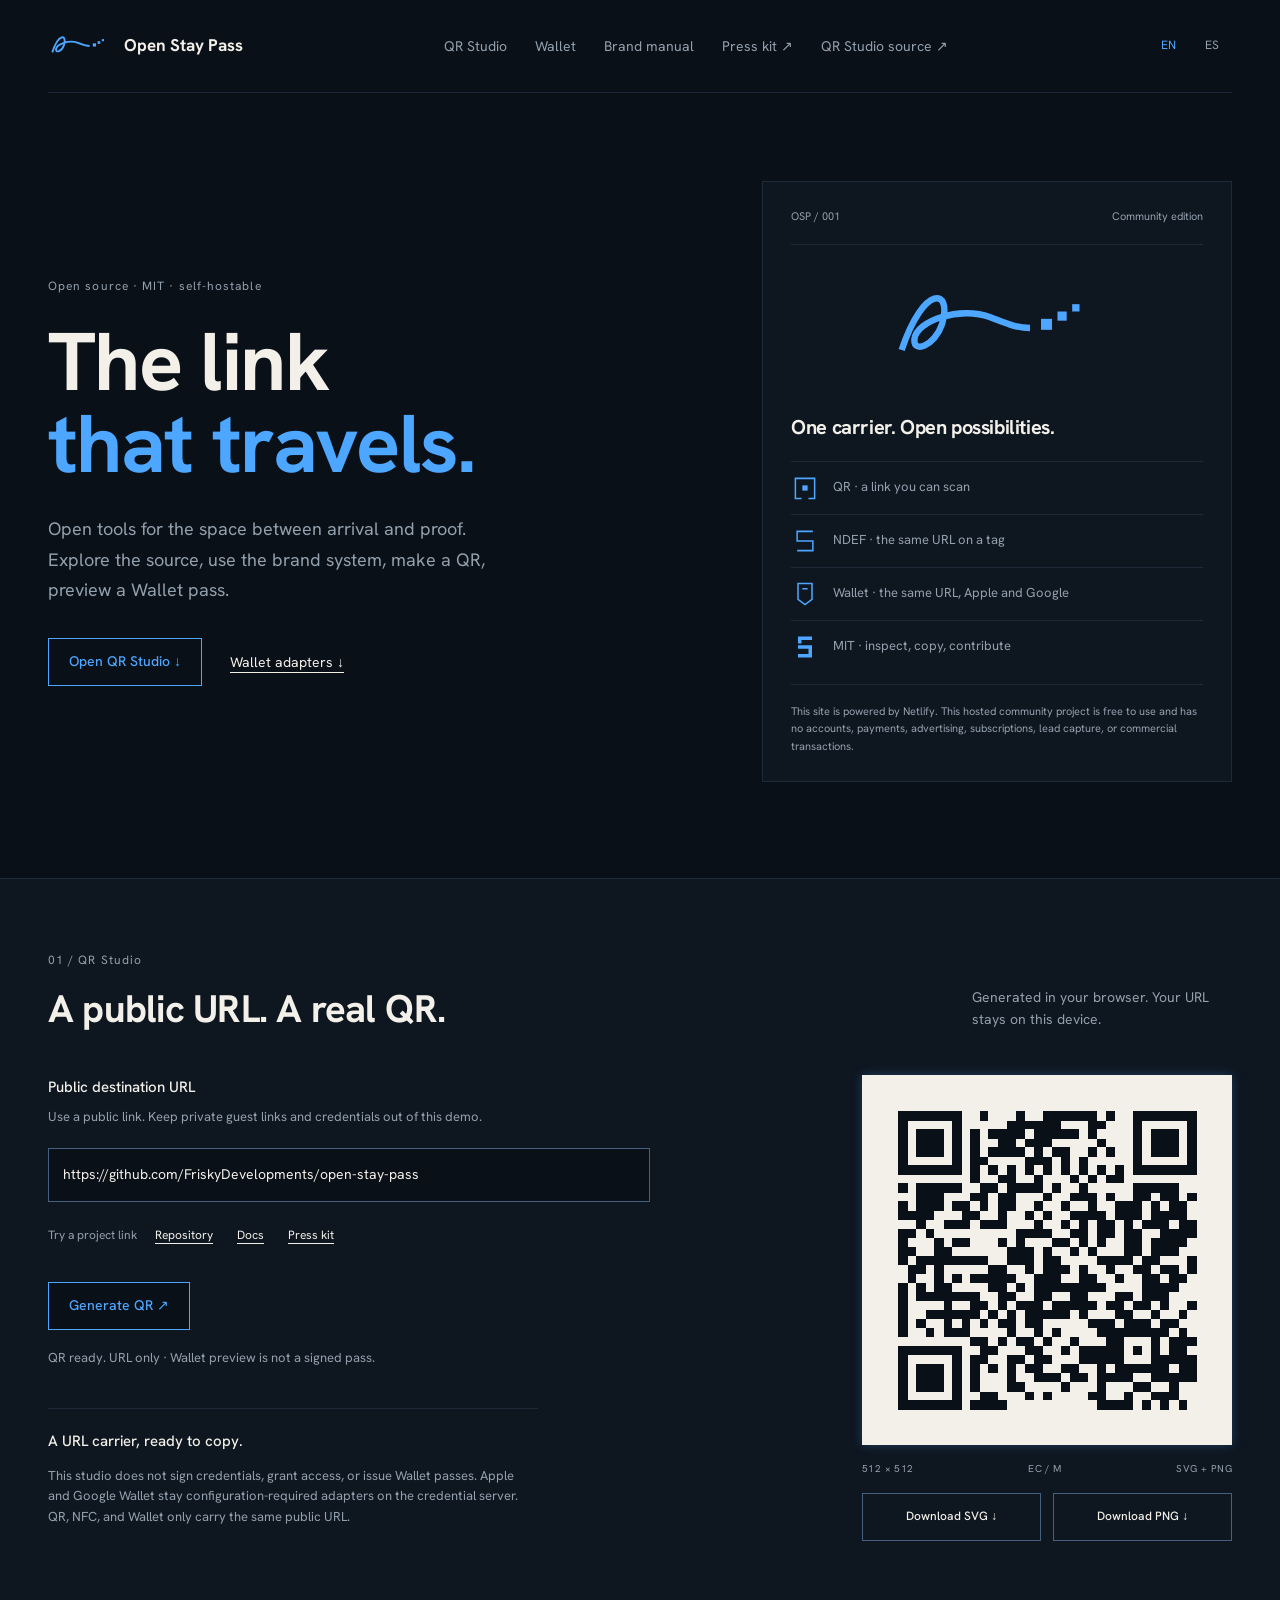
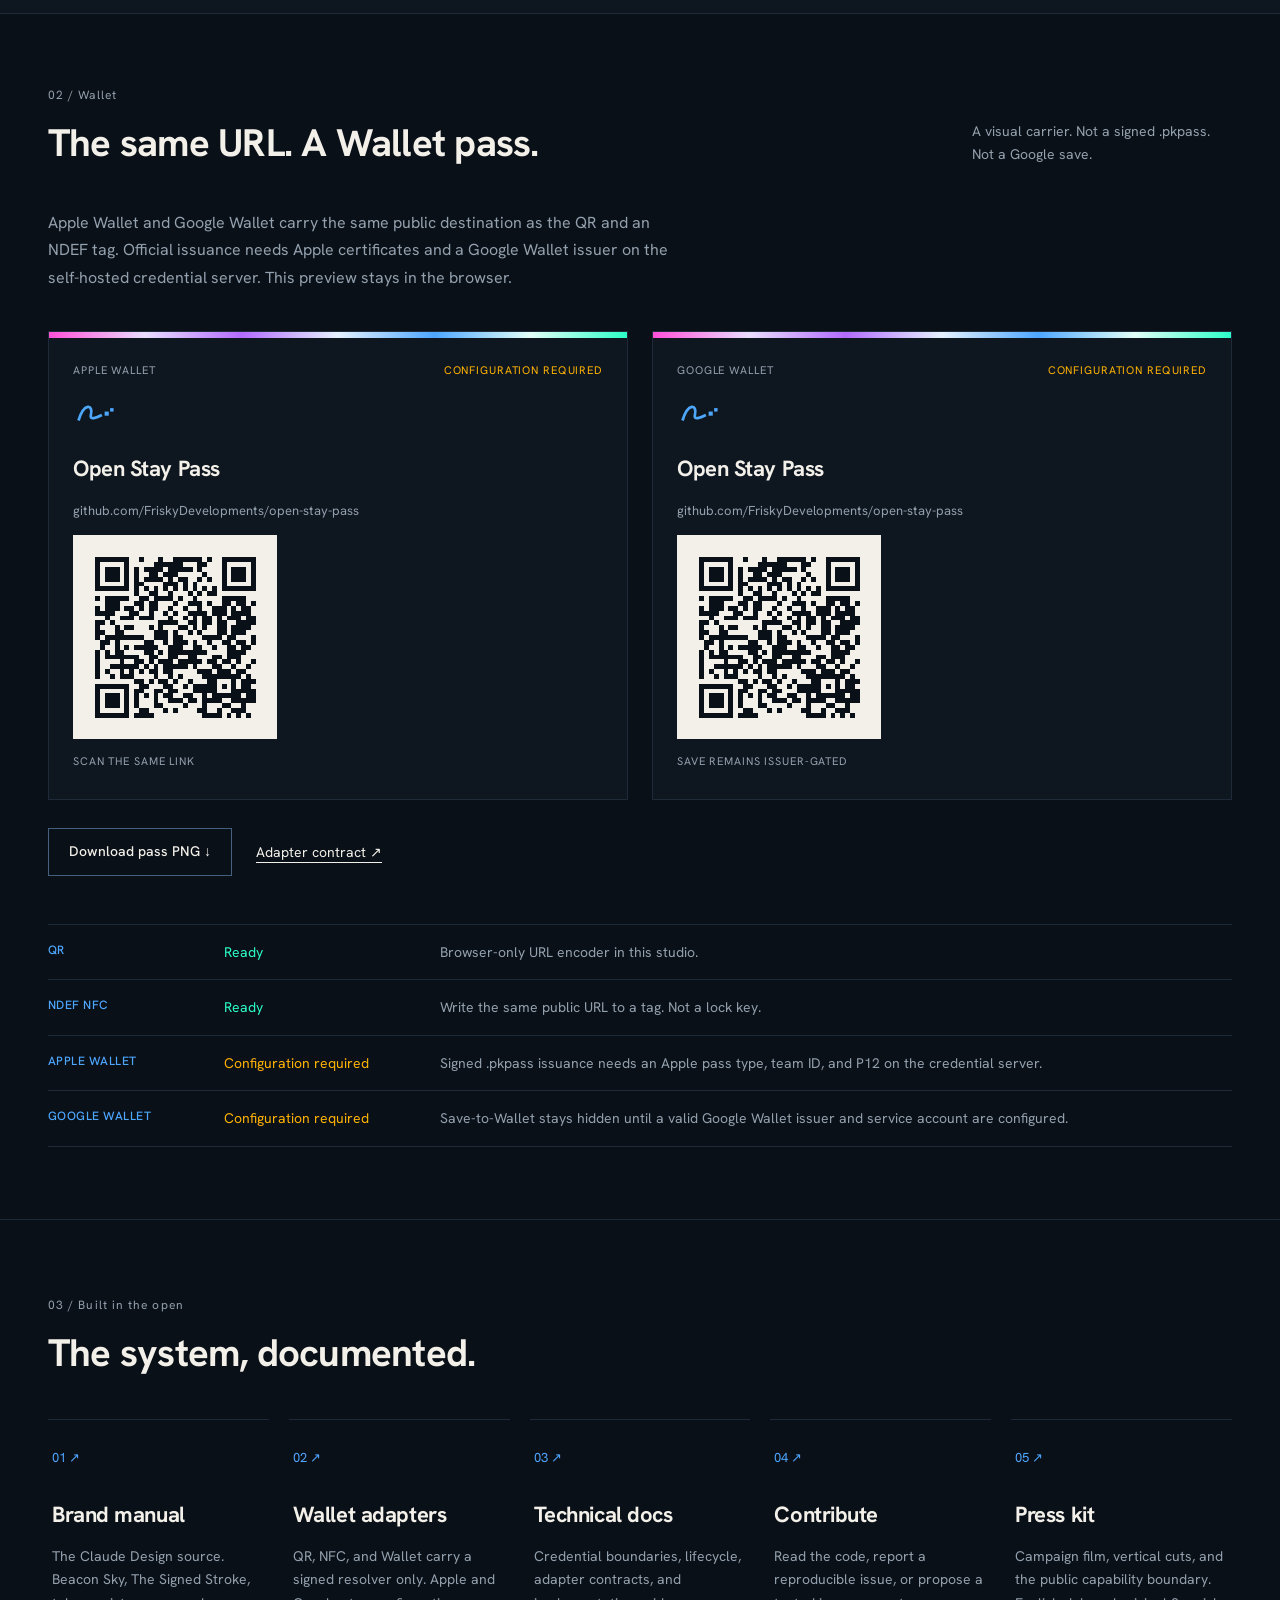
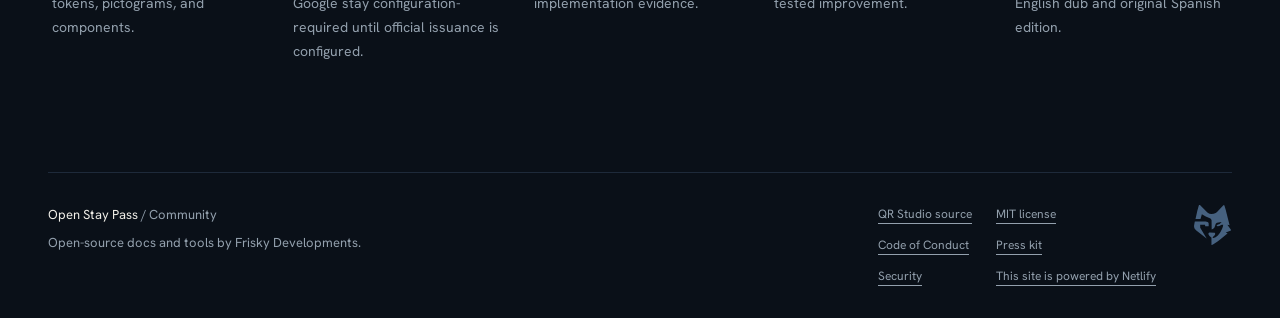
<file: index.html>
<!doctype html>
<html lang="en">
<head>
  <meta charset="utf-8">
  <meta name="viewport" content="width=device-width, initial-scale=1">
  <meta name="description" content="Open Stay Pass community documentation, brand manual, and a free browser-only QR Studio with Wallet pass preview. MIT licensed.">
  <meta name="theme-color" content="#0A1018">
  <title>Open Stay Pass — Community & QR Studio</title>
  <link rel="icon" type="image/svg+xml" href="/assets/mark-signed-stroke-compact.svg">
  <link rel="stylesheet" href="/brand.css">
  <link rel="stylesheet" href="/styles.css">
  <script type="module" src="/app.js"></script>
</head>
<body>
  <a class="skip" href="#studio">Skip to QR Studio</a>
  <header class="site-header wrap">
    <a class="wordmark" href="/" aria-label="Open Stay Pass home"><img src="/assets/mark-signed-stroke.svg" width="90" height="48" alt=""><span>Open Stay Pass</span></a>
    <nav aria-label="Main navigation">
      <a href="#studio">QR Studio</a>
      <a href="#wallet" data-en="Wallet" data-es="Wallet">Wallet</a>
      <a href="/design-system/" data-en="Brand manual" data-es="Manual de marca">Brand manual</a>
      <a href="https://staypass-pmz7aqns.manus.space/press-kit" data-en="Press kit" data-es="Kit de prensa">Press kit <span aria-hidden="true">↗</span></a>
      <a href="https://github.com/FriskyDevelopments/stay-pass-qr-studio" data-en="QR Studio source" data-es="Código de QR Studio">QR Studio source <span aria-hidden="true">↗</span></a>
    </nav>
    <div class="languages" aria-label="Language"><button type="button" data-language="en" aria-pressed="true">EN</button><button type="button" data-language="es" aria-pressed="false">ES</button></div>
  </header>
  <main>
    <section class="hero wrap">
      <div class="hero-copy">
        <p class="eyebrow" data-en="Open source · MIT · self-hostable" data-es="Código abierto · MIT · autoalojable">Open source · MIT · self-hostable</p>
        <h1><span data-en="The link" data-es="El enlace">The link</span><br><span class="beacon" data-en="that travels." data-es="que viaja.">that travels.</span></h1>
        <p class="intro" data-en="Open tools for the space between arrival and proof. Explore the source, use the brand system, make a QR, preview a Wallet pass." data-es="Herramientas abiertas entre la llegada y la evidencia. Explora el código, usa el sistema de marca, crea un QR, previsualiza un pase de Wallet.">Open tools for the space between arrival and proof. Explore the source, use the brand system, make a QR, preview a Wallet pass.</p>
        <div class="hero-actions"><a class="button primary" href="#studio" data-en="Open QR Studio ↓" data-es="Abrir QR Studio ↓">Open QR Studio ↓</a><a class="text-link" href="#wallet" data-en="Wallet adapters ↓" data-es="Adaptadores Wallet ↓">Wallet adapters ↓</a></div>
      </div>
      <aside class="hero-record" aria-label="Project principles">
        <div class="record-top"><span>OSP / 001</span><span data-en="Community edition" data-es="Edición comunitaria">Community edition</span></div>
        <img class="signature" src="/assets/mark-signed-stroke.svg" width="240" height="128" alt="The Signed Stroke, Open Stay Pass mark">
        <p class="record-title" data-en="One carrier. Open possibilities." data-es="Un soporte. Posibilidades abiertas.">One carrier. Open possibilities.</p>
        <div class="record-row"><img src="/assets/picto-scan.svg" width="28" height="28" alt=""><span data-en="QR · a link you can scan" data-es="QR · un enlace escaneable">QR · a link you can scan</span></div>
        <div class="record-row"><img src="/assets/picto-route.svg" width="28" height="28" alt=""><span data-en="NDEF · the same URL on a tag" data-es="NDEF · la misma URL en una etiqueta">NDEF · the same URL on a tag</span></div>
        <div class="record-row"><img src="/assets/picto-pass.svg" width="28" height="28" alt=""><span data-en="Wallet · the same URL, Apple and Google" data-es="Wallet · la misma URL, Apple y Google">Wallet · the same URL, Apple and Google</span></div>
        <div class="record-row"><img src="/assets/picto-selfhost.svg" width="28" height="28" alt=""><span data-en="MIT · inspect, copy, contribute" data-es="MIT · revisa, copia, contribuye">MIT · inspect, copy, contribute</span></div>
        <p class="record-foot" data-en="This site is powered by Netlify. This hosted community project is free to use and has no accounts, payments, advertising, subscriptions, lead capture, or commercial transactions." data-es="Este sitio funciona con Netlify. Este proyecto comunitario alojado es gratuito y no tiene cuentas, pagos, publicidad, suscripciones, captación de clientes ni transacciones comerciales.">This site is powered by Netlify. This hosted community project is free to use and has no accounts, payments, advertising, subscriptions, lead capture, or commercial transactions.</p>
      </aside>
    </section>
    <section class="studio-section" id="studio" aria-labelledby="studio-title">
      <div class="wrap">
        <div class="section-heading"><div><p class="eyebrow">01 / QR Studio</p><h2 id="studio-title" data-en="A public URL. A real QR." data-es="Una URL pública. Un QR real.">A public URL. A real QR.</h2></div><p data-en="Generated in your browser. Your URL stays on this device." data-es="Generado en tu navegador. Tu URL permanece en este dispositivo.">Generated in your browser. Your URL stays on this device.</p></div>
        <div class="studio-grid">
          <form id="qr-form" novalidate>
            <label for="destination" data-en="Public destination URL" data-es="URL pública de destino">Public destination URL</label>
            <p class="field-help" id="url-help" data-en="Use a public link. Keep private guest links and credentials out of this demo." data-es="Usa un enlace público. Mantén los enlaces privados y las credenciales fuera de este demo.">Use a public link. Keep private guest links and credentials out of this demo.</p>
            <input id="destination" name="destination" type="url" value="https://github.com/FriskyDevelopments/open-stay-pass" maxlength="2048" spellcheck="false" autocomplete="off" autocapitalize="off" aria-describedby="url-help qr-status" required>
            <div class="presets"><span data-en="Try a project link" data-es="Prueba un enlace del proyecto">Try a project link</span><button type="button" data-url="https://github.com/FriskyDevelopments/open-stay-pass" data-en="Repository" data-es="Repositorio">Repository</button><button type="button" data-url="https://github.com/FriskyDevelopments/open-stay-pass/tree/main/docs">Docs</button><button type="button" data-url="https://staypass-pmz7aqns.manus.space/press-kit" data-en="Press kit" data-es="Kit de prensa">Press kit</button></div>
            <button class="button primary" type="submit" data-en="Generate QR ↗" data-es="Generar QR ↗">Generate QR ↗</button>
            <p id="qr-status" role="status" aria-live="polite"></p>
            <div class="scope-note"><p data-en="A URL carrier, ready to copy." data-es="Un soporte para tu URL, listo para copiar.">A URL carrier, ready to copy.</p><p data-en="This studio does not sign credentials, grant access, or issue Wallet passes. Apple and Google Wallet stay configuration-required adapters on the credential server. QR, NFC, and Wallet only carry the same public URL." data-es="Este estudio no firma credenciales, concede acceso ni emite pases de Wallet. Apple Wallet y Google Wallet siguen como adaptadores que requieren configuración en el servidor. QR, NFC y Wallet solo llevan la misma URL pública.">This studio does not sign credentials, grant access, or issue Wallet passes. Apple and Google Wallet stay configuration-required adapters on the credential server. QR, NFC, and Wallet only carry the same public URL.</p></div>
          </form>
          <div class="qr-result"><div class="qr-sheet"><canvas id="qr-canvas" width="512" height="512" role="img" aria-label="Generated QR code for the public destination URL" hidden></canvas></div><div class="qr-meta"><span>512 × 512</span><span>EC / M</span><span>SVG + PNG</span></div><div class="downloads"><a class="button" id="download-svg" download="open-stay-pass-qr.svg" aria-disabled="true" tabindex="-1" data-en="Download SVG ↓" data-es="Descargar SVG ↓">Download SVG ↓</a><a class="button" id="download-png" download="open-stay-pass-qr.png" aria-disabled="true" tabindex="-1" data-en="Download PNG ↓" data-es="Descargar PNG ↓">Download PNG ↓</a></div></div>
        </div>
      </div>
    </section>
    <section class="wallet-section" id="wallet" aria-labelledby="wallet-title">
      <div class="wrap">
        <div class="section-heading"><div><p class="eyebrow">02 / Wallet</p><h2 id="wallet-title" data-en="The same URL. A Wallet pass." data-es="La misma URL. Un pase de Wallet.">The same URL. A Wallet pass.</h2></div><p data-en="A visual carrier. Not a signed .pkpass. Not a Google save." data-es="Un soporte visual. No es un .pkpass firmado. No se guarda en Google.">A visual carrier. Not a signed .pkpass. Not a Google save.</p></div>
        <p class="wallet-lead" data-en="Apple Wallet and Google Wallet carry the same public destination as the QR and an NDEF tag. Official issuance needs Apple certificates and a Google Wallet issuer on the self-hosted credential server. This preview stays in the browser." data-es="Apple Wallet y Google Wallet llevan el mismo destino público que el QR y una etiqueta NDEF. La emisión oficial necesita certificados de Apple y un emisor de Google Wallet en el servidor autoalojado. Esta vista previa permanece en el navegador.">Apple Wallet and Google Wallet carry the same public destination as the QR and an NDEF tag. Official issuance needs Apple certificates and a Google Wallet issuer on the self-hosted credential server. This preview stays in the browser.</p>
        <div class="wallet-grid">
          <article class="pass-card" aria-labelledby="apple-pass-title">
            <div class="pass-holo" aria-hidden="true"></div>
            <div class="pass-body">
              <div class="pass-platform"><span>Apple Wallet</span><span class="pass-state" data-en="Configuration required" data-es="Requiere configuración">Configuration required</span></div>
              <img class="pass-mark" src="/assets/mark-signed-stroke-compact.svg" width="44" height="44" alt="">
              <h3 id="apple-pass-title">Open Stay Pass</h3>
              <p class="pass-host" data-pass-host>github.com/FriskyDevelopments/open-stay-pass</p>
              <div class="pass-qr"><canvas id="apple-pass-qr" width="180" height="180" role="img" aria-label="Apple Wallet preview QR for the same public URL" hidden></canvas></div>
              <p class="pass-foot" data-en="Scan the same link" data-es="Escanea el mismo enlace">Scan the same link</p>
            </div>
          </article>
          <article class="pass-card" aria-labelledby="google-pass-title">
            <div class="pass-holo" aria-hidden="true"></div>
            <div class="pass-body">
              <div class="pass-platform"><span>Google Wallet</span><span class="pass-state" data-en="Configuration required" data-es="Requiere configuración">Configuration required</span></div>
              <img class="pass-mark" src="/assets/mark-signed-stroke-compact.svg" width="44" height="44" alt="">
              <h3 id="google-pass-title">Open Stay Pass</h3>
              <p class="pass-host" data-pass-host>github.com/FriskyDevelopments/open-stay-pass</p>
              <div class="pass-qr"><canvas id="google-pass-qr" width="180" height="180" role="img" aria-label="Google Wallet preview QR for the same public URL" hidden></canvas></div>
              <p class="pass-foot" data-en="Save remains issuer-gated" data-es="Guardar sigue sujeto al emisor">Save remains issuer-gated</p>
            </div>
          </article>
        </div>
        <div class="wallet-actions"><a class="button" id="download-pass" download="open-stay-pass-wallet.png" aria-disabled="true" tabindex="-1" data-en="Download pass PNG ↓" data-es="Descargar PNG del pase ↓">Download pass PNG ↓</a><a class="text-link" href="https://github.com/FriskyDevelopments/open-stay-pass/blob/main/open-stay-pass/src/wallet.ts" data-en="Adapter contract ↗" data-es="Contrato del adaptador ↗">Adapter contract ↗</a></div>
        <div class="capability" aria-label="Adapter capability">
          <div class="capability-row"><b data-en="QR" data-es="QR">QR</b><span class="capability-ready" data-en="Ready" data-es="Listo">Ready</span><span data-en="Browser-only URL encoder in this studio." data-es="Codificador de URL solo en el navegador, en este estudio.">Browser-only URL encoder in this studio.</span></div>
          <div class="capability-row"><b data-en="NDEF NFC" data-es="NDEF NFC">NDEF NFC</b><span class="capability-ready" data-en="Ready" data-es="Listo">Ready</span><span data-en="Write the same public URL to a tag. Not a lock key." data-es="Escribe la misma URL pública en una etiqueta. No es una llave.">Write the same public URL to a tag. Not a lock key.</span></div>
          <div class="capability-row"><b data-en="Apple Wallet" data-es="Apple Wallet">Apple Wallet</b><span class="capability-gated" data-en="Configuration required" data-es="Requiere configuración">Configuration required</span><span data-en="Signed .pkpass issuance needs an Apple pass type, team ID, and P12 on the credential server." data-es="La emisión de .pkpass firmado necesita un tipo de pase Apple, team ID y P12 en el servidor de credenciales.">Signed .pkpass issuance needs an Apple pass type, team ID, and P12 on the credential server.</span></div>
          <div class="capability-row"><b data-en="Google Wallet" data-es="Google Wallet">Google Wallet</b><span class="capability-gated" data-en="Configuration required" data-es="Requiere configuración">Configuration required</span><span data-en="Save-to-Wallet stays hidden until a valid Google Wallet issuer and service account are configured." data-es="Guardar en Wallet permanece oculto hasta configurar un emisor y una cuenta de servicio válidos de Google Wallet.">Save-to-Wallet stays hidden until a valid Google Wallet issuer and service account are configured.</span></div>
        </div>
        <canvas id="pass-sheet" width="720" height="1120" hidden></canvas>
      </div>
    </section>
    <section class="resources wrap" id="docs" aria-labelledby="resources-title">
      <div class="section-heading"><div><p class="eyebrow" data-en="03 / Built in the open" data-es="03 / Construido en abierto">03 / Built in the open</p><h2 id="resources-title" data-en="The system, documented." data-es="El sistema, documentado.">The system, documented.</h2></div></div>
      <div class="resource-grid">
        <a class="resource" href="/design-system/"><span class="resource-number">01 ↗</span><h3 data-en="Brand manual" data-es="Manual de marca">Brand manual</h3><p data-en="The Claude Design source. Beacon Sky, The Signed Stroke, tokens, pictograms, and components." data-es="La fuente de Claude Design. Beacon Sky, The Signed Stroke, tokens, pictogramas y componentes.">The Claude Design source. Beacon Sky, The Signed Stroke, tokens, pictograms, and components.</p></a>
        <a class="resource" href="https://github.com/FriskyDevelopments/open-stay-pass/blob/main/open-stay-pass/src/wallet.ts"><span class="resource-number">02 ↗</span><h3 data-en="Wallet adapters" data-es="Adaptadores Wallet">Wallet adapters</h3><p data-en="QR, NFC, and Wallet carry a signed resolver only. Apple and Google stay configuration-required until official issuance is configured." data-es="QR, NFC y Wallet solo llevan un resolver firmado. Apple y Google siguen requiriendo configuración hasta la emisión oficial.">QR, NFC, and Wallet carry a signed resolver only. Apple and Google stay configuration-required until official issuance is configured.</p></a>
        <a class="resource" href="https://github.com/FriskyDevelopments/open-stay-pass/tree/main/docs"><span class="resource-number">03 ↗</span><h3 data-en="Technical docs" data-es="Documentación técnica">Technical docs</h3><p data-en="Credential boundaries, lifecycle, adapter contracts, and implementation evidence." data-es="Límites de credenciales, ciclo de vida, contratos de adaptadores y evidencia de implementación.">Credential boundaries, lifecycle, adapter contracts, and implementation evidence.</p></a>
        <a class="resource" href="https://github.com/FriskyDevelopments/open-stay-pass/blob/main/CONTRIBUTING.md"><span class="resource-number">04 ↗</span><h3 data-en="Contribute" data-es="Contribuir">Contribute</h3><p data-en="Read the code, report a reproducible issue, or propose a tested improvement." data-es="Lee el código, reporta un problema reproducible o propone una mejora probada.">Read the code, report a reproducible issue, or propose a tested improvement.</p></a>
        <a class="resource" href="https://staypass-pmz7aqns.manus.space/press-kit"><span class="resource-number">05 ↗</span><h3 data-en="Press kit" data-es="Kit de prensa">Press kit</h3><p data-en="Campaign film, vertical cuts, and the public capability boundary. English dub and original Spanish edition." data-es="Película de campaña, cortes verticales y el límite público de capacidad. Doblaje en inglés y versión original en español.">Campaign film, vertical cuts, and the public capability boundary. English dub and original Spanish edition.</p></a>
      </div>
    </section>
  </main>
  <footer class="site-footer wrap">
    <div><p>Open Stay Pass <span class="muted">/ Community</span></p><p class="muted" data-en="Open-source docs and tools by Frisky Developments." data-es="Documentación y herramientas abiertas de Frisky Developments.">Open-source docs and tools by Frisky Developments.</p></div>
    <div class="footer-links"><a href="https://github.com/FriskyDevelopments/stay-pass-qr-studio" data-en="QR Studio source" data-es="Código de QR Studio">QR Studio source</a><a href="/license.html" data-en="MIT license" data-es="Licencia MIT">MIT license</a><a href="/conduct.html" data-en="Code of Conduct" data-es="Código de conducta">Code of Conduct</a><a href="https://staypass-pmz7aqns.manus.space/press-kit" data-en="Press kit" data-es="Kit de prensa">Press kit</a><a href="https://github.com/FriskyDevelopments/open-stay-pass/security/policy" data-en="Security" data-es="Seguridad">Security</a><a href="https://www.netlify.com/">This site is powered by Netlify</a></div>
    <span class="studio-signature" role="img" aria-label="FriskyDev studio signature"></span>
  </footer>
  <noscript><p class="wrap">QR Studio requires JavaScript. The brand manual, documentation, license, and Code of Conduct remain available through their links.</p></noscript>
</body>
</html>
</file>
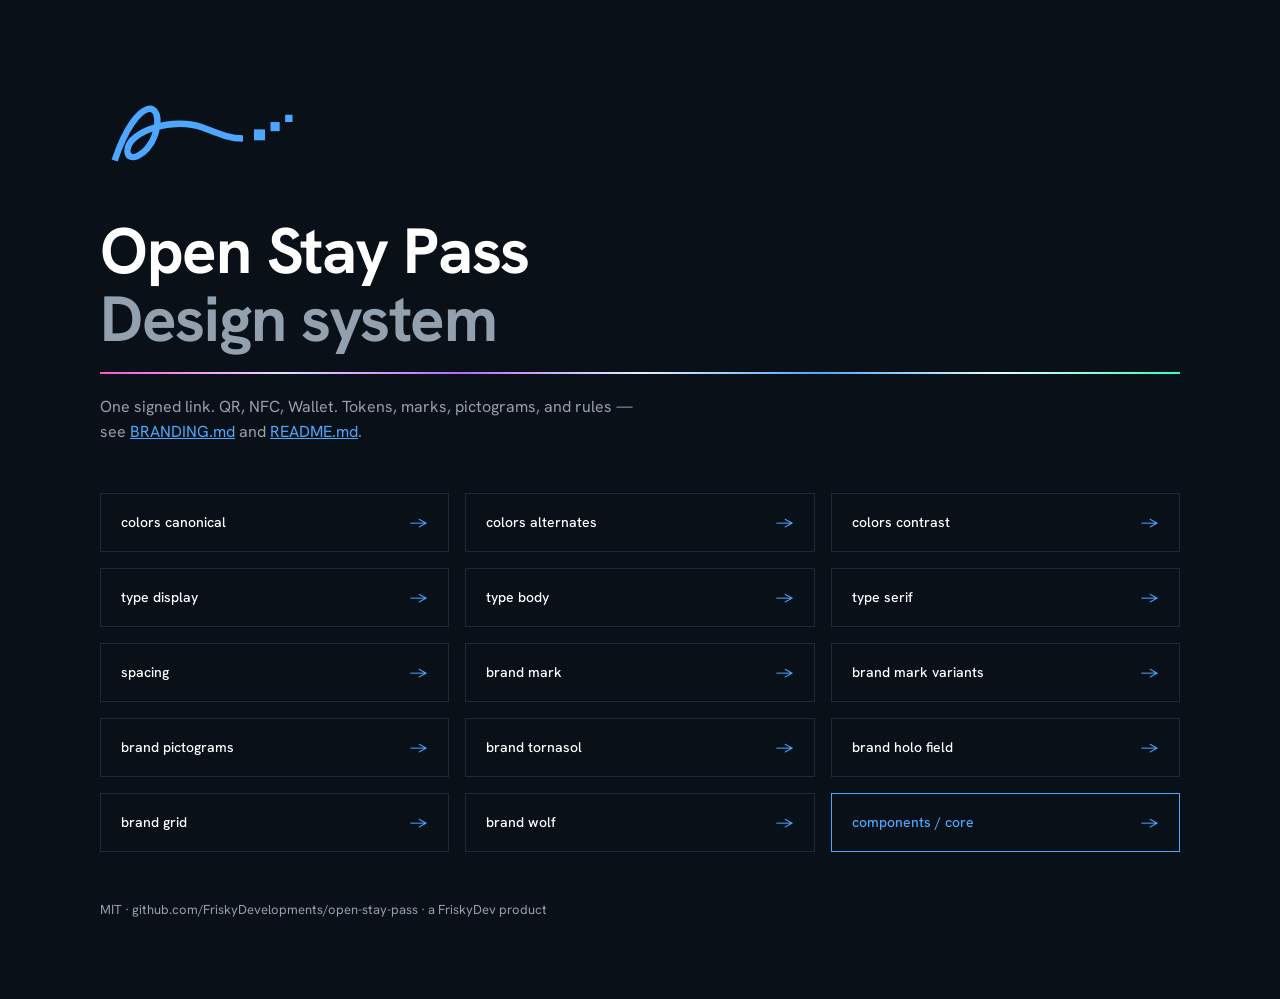
<file: design-system/index.html>
<!DOCTYPE html>
<html lang="en"><head><meta charset="utf-8"><meta name="viewport" content="width=device-width, initial-scale=1">
<title>Open Stay Pass — Design System</title>
<link rel="stylesheet" href="styles.css">
<style>body{margin:0;background:var(--osp-ink);color:var(--osp-text);font-family:var(--osp-font-sans)}a{color:var(--osp-beacon)}a:hover{color:var(--osp-paper)}</style>
</head><body>
<div style="max-width:1080px;margin:0 auto;padding:80px 40px;display:flex;flex-direction:column;gap:48px">
  <header style="display:flex;flex-direction:column;gap:20px">
    <img src="assets/mark-signed-stroke.svg" style="width:220px" alt="Open Stay Pass mark">
    <h1 style="margin:0;font:var(--osp-text-display);letter-spacing:var(--osp-tracking-headline)">Open Stay Pass<br><span style="color:var(--osp-trace)">Design system</span></h1>
    <div style="height:2px;background:var(--osp-tornasol)"></div>
    <p style="margin:0;font:var(--osp-text-body);color:var(--osp-trace);max-width:560px">One signed link. QR, NFC, Wallet. Tokens, marks, pictograms, and rules — see <a href="BRANDING.md">BRANDING.md</a> and <a href="README.md">README.md</a>.</p>
  </header>
  <section style="display:grid;grid-template-columns:repeat(auto-fill,minmax(320px,1fr));gap:16px">
    <a href="guidelines/colors-canonical.html" style="text-decoration:none;border:1px solid var(--osp-hairline);padding:18px 20px;display:flex;justify-content:space-between;align-items:center"><span style="font:var(--osp-text-label);color:var(--osp-text)">colors canonical</span><span style="color:var(--osp-beacon)">→</span></a>
    <a href="guidelines/colors-alternates.html" style="text-decoration:none;border:1px solid var(--osp-hairline);padding:18px 20px;display:flex;justify-content:space-between;align-items:center"><span style="font:var(--osp-text-label);color:var(--osp-text)">colors alternates</span><span style="color:var(--osp-beacon)">→</span></a>
    <a href="guidelines/colors-contrast.html" style="text-decoration:none;border:1px solid var(--osp-hairline);padding:18px 20px;display:flex;justify-content:space-between;align-items:center"><span style="font:var(--osp-text-label);color:var(--osp-text)">colors contrast</span><span style="color:var(--osp-beacon)">→</span></a>
    <a href="guidelines/type-display.html" style="text-decoration:none;border:1px solid var(--osp-hairline);padding:18px 20px;display:flex;justify-content:space-between;align-items:center"><span style="font:var(--osp-text-label);color:var(--osp-text)">type display</span><span style="color:var(--osp-beacon)">→</span></a>
    <a href="guidelines/type-body.html" style="text-decoration:none;border:1px solid var(--osp-hairline);padding:18px 20px;display:flex;justify-content:space-between;align-items:center"><span style="font:var(--osp-text-label);color:var(--osp-text)">type body</span><span style="color:var(--osp-beacon)">→</span></a>
    <a href="guidelines/type-serif.html" style="text-decoration:none;border:1px solid var(--osp-hairline);padding:18px 20px;display:flex;justify-content:space-between;align-items:center"><span style="font:var(--osp-text-label);color:var(--osp-text)">type serif</span><span style="color:var(--osp-beacon)">→</span></a>
    <a href="guidelines/spacing.html" style="text-decoration:none;border:1px solid var(--osp-hairline);padding:18px 20px;display:flex;justify-content:space-between;align-items:center"><span style="font:var(--osp-text-label);color:var(--osp-text)">spacing</span><span style="color:var(--osp-beacon)">→</span></a>
    <a href="guidelines/brand-mark.html" style="text-decoration:none;border:1px solid var(--osp-hairline);padding:18px 20px;display:flex;justify-content:space-between;align-items:center"><span style="font:var(--osp-text-label);color:var(--osp-text)">brand mark</span><span style="color:var(--osp-beacon)">→</span></a>
    <a href="guidelines/brand-mark-variants.html" style="text-decoration:none;border:1px solid var(--osp-hairline);padding:18px 20px;display:flex;justify-content:space-between;align-items:center"><span style="font:var(--osp-text-label);color:var(--osp-text)">brand mark variants</span><span style="color:var(--osp-beacon)">→</span></a>
    <a href="guidelines/brand-pictograms.html" style="text-decoration:none;border:1px solid var(--osp-hairline);padding:18px 20px;display:flex;justify-content:space-between;align-items:center"><span style="font:var(--osp-text-label);color:var(--osp-text)">brand pictograms</span><span style="color:var(--osp-beacon)">→</span></a>
    <a href="guidelines/brand-tornasol.html" style="text-decoration:none;border:1px solid var(--osp-hairline);padding:18px 20px;display:flex;justify-content:space-between;align-items:center"><span style="font:var(--osp-text-label);color:var(--osp-text)">brand tornasol</span><span style="color:var(--osp-beacon)">→</span></a>
    <a href="guidelines/brand-holo-field.html" style="text-decoration:none;border:1px solid var(--osp-hairline);padding:18px 20px;display:flex;justify-content:space-between;align-items:center"><span style="font:var(--osp-text-label);color:var(--osp-text)">brand holo field</span><span style="color:var(--osp-beacon)">→</span></a>
    <a href="guidelines/brand-grid.html" style="text-decoration:none;border:1px solid var(--osp-hairline);padding:18px 20px;display:flex;justify-content:space-between;align-items:center"><span style="font:var(--osp-text-label);color:var(--osp-text)">brand grid</span><span style="color:var(--osp-beacon)">→</span></a>
    <a href="guidelines/brand-wolf.html" style="text-decoration:none;border:1px solid var(--osp-hairline);padding:18px 20px;display:flex;justify-content:space-between;align-items:center"><span style="font:var(--osp-text-label);color:var(--osp-text)">brand wolf</span><span style="color:var(--osp-beacon)">→</span></a>
    <a href="components/core/core.card.html" style="text-decoration:none;border:1px solid var(--osp-beacon);padding:18px 20px;display:flex;justify-content:space-between;align-items:center"><span style="font:var(--osp-text-label);color:var(--osp-beacon)">components / core</span><span style="color:var(--osp-beacon)">→</span></a>
  </section>
  <footer style="font:var(--osp-text-meta);color:var(--osp-trace)">MIT · github.com/FriskyDevelopments/open-stay-pass · a FriskyDev product</footer>
</div></body></html>
</file>
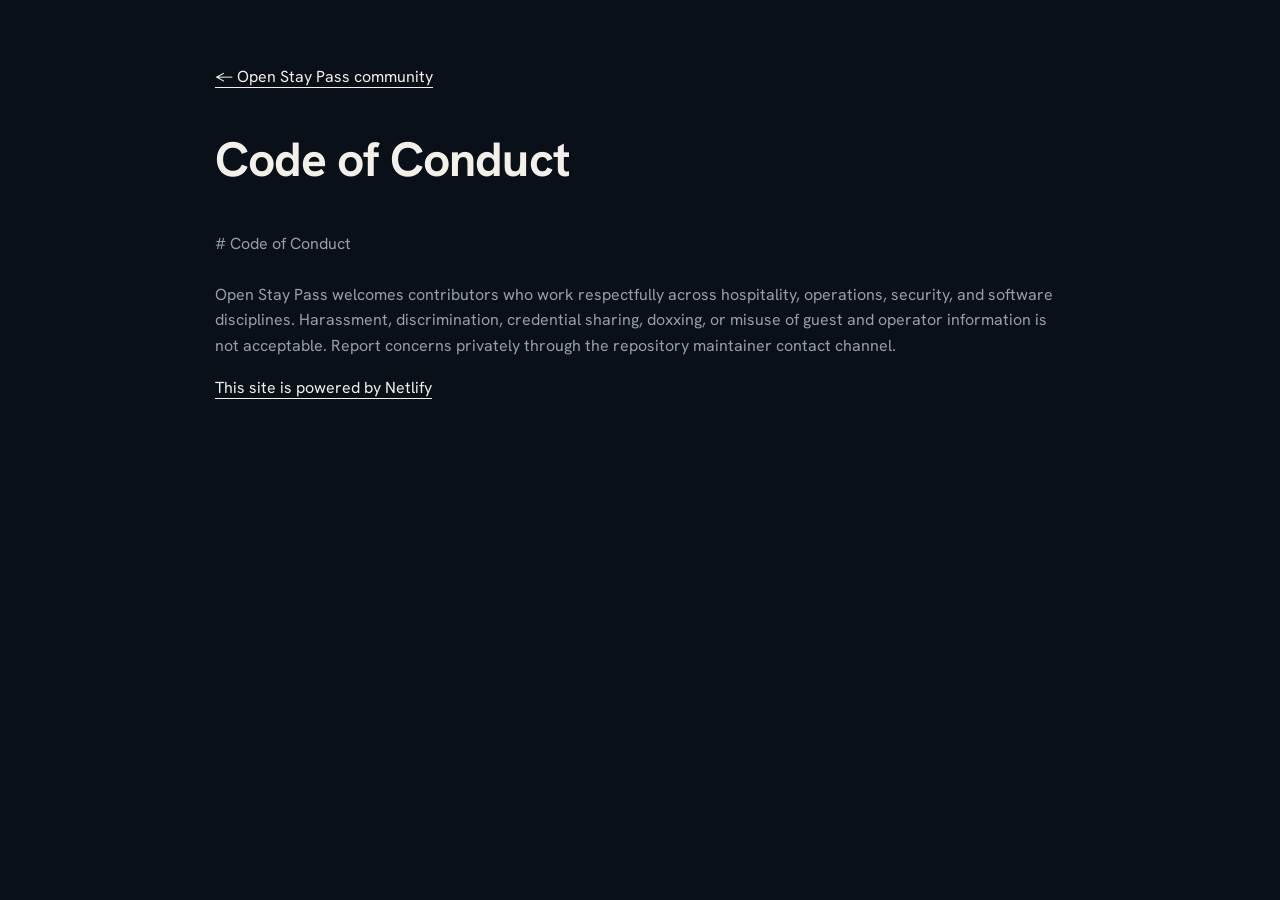
<file: conduct.html>
<!doctype html><html lang="en"><head><meta charset="utf-8"><meta name="viewport" content="width=device-width,initial-scale=1"><title>Code of Conduct — Open Stay Pass</title><link rel="stylesheet" href="/brand.css"><link rel="stylesheet" href="/styles.css"></head><body><main class="document wrap"><a href="/">← Open Stay Pass community</a><h1>Code of Conduct</h1><pre># Code of Conduct

Open Stay Pass welcomes contributors who work respectfully across hospitality, operations, security, and software disciplines. Harassment, discrimination, credential sharing, doxxing, or misuse of guest and operator information is not acceptable. Report concerns privately through the repository maintainer contact channel.
</pre><p><a href="https://www.netlify.com/">This site is powered by Netlify</a></p></main></body></html>
</file>
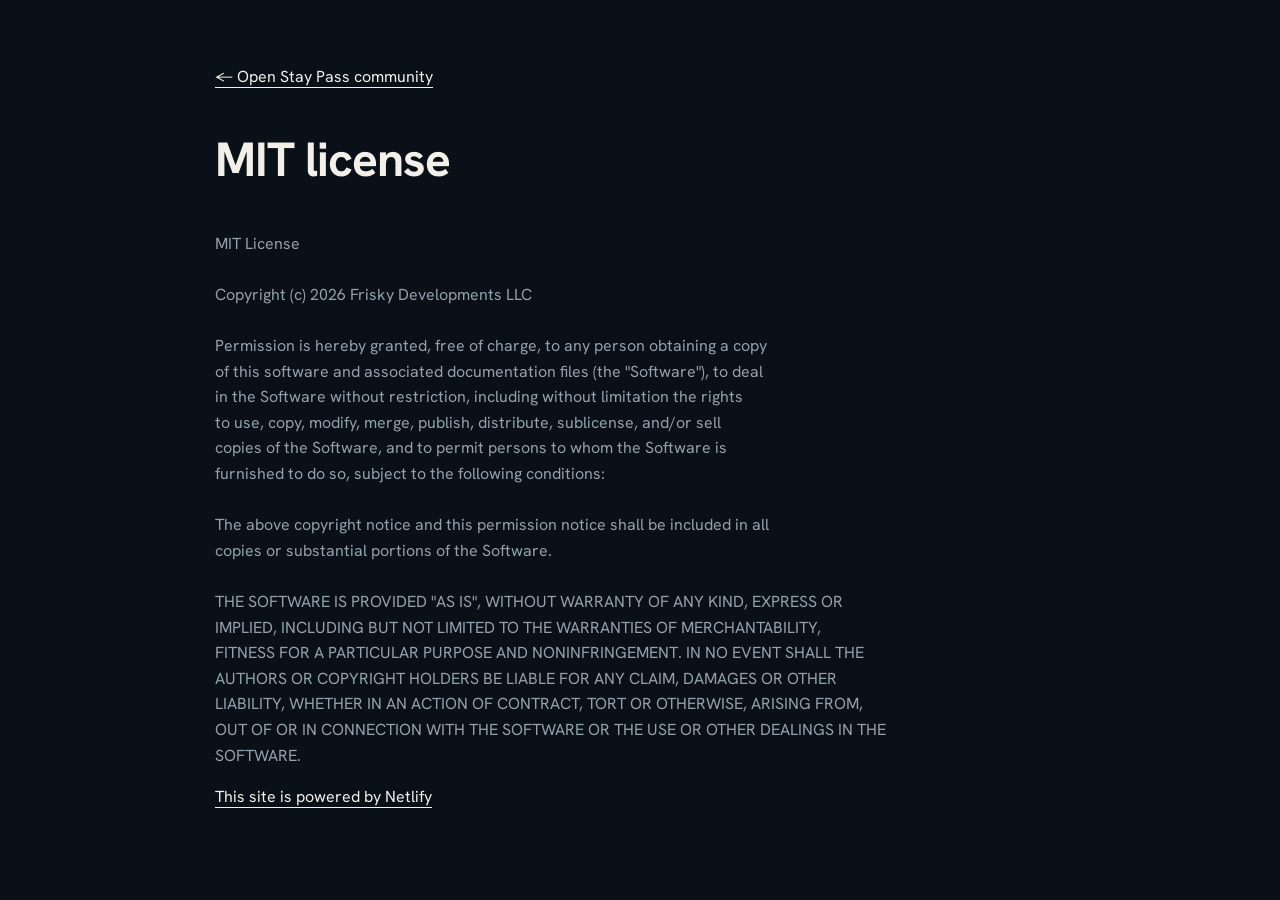
<file: license.html>
<!doctype html><html lang="en"><head><meta charset="utf-8"><meta name="viewport" content="width=device-width,initial-scale=1"><title>MIT license — Open Stay Pass</title><link rel="stylesheet" href="/brand.css"><link rel="stylesheet" href="/styles.css"></head><body><main class="document wrap"><a href="/">← Open Stay Pass community</a><h1>MIT license</h1><pre>MIT License

Copyright (c) 2026 Frisky Developments LLC

Permission is hereby granted, free of charge, to any person obtaining a copy
of this software and associated documentation files (the &quot;Software&quot;), to deal
in the Software without restriction, including without limitation the rights
to use, copy, modify, merge, publish, distribute, sublicense, and/or sell
copies of the Software, and to permit persons to whom the Software is
furnished to do so, subject to the following conditions:

The above copyright notice and this permission notice shall be included in all
copies or substantial portions of the Software.

THE SOFTWARE IS PROVIDED &quot;AS IS&quot;, WITHOUT WARRANTY OF ANY KIND, EXPRESS OR
IMPLIED, INCLUDING BUT NOT LIMITED TO THE WARRANTIES OF MERCHANTABILITY,
FITNESS FOR A PARTICULAR PURPOSE AND NONINFRINGEMENT. IN NO EVENT SHALL THE
AUTHORS OR COPYRIGHT HOLDERS BE LIABLE FOR ANY CLAIM, DAMAGES OR OTHER
LIABILITY, WHETHER IN AN ACTION OF CONTRACT, TORT OR OTHERWISE, ARISING FROM,
OUT OF OR IN CONNECTION WITH THE SOFTWARE OR THE USE OR OTHER DEALINGS IN THE
SOFTWARE.
</pre><p><a href="https://www.netlify.com/">This site is powered by Netlify</a></p></main></body></html>
</file>
<file: brand.css>
/* Hanken Grotesk + Cormorant Garamond via Google Fonts (no font binaries provided) */
@import url('https://fonts.googleapis.com/css2?family=Hanken+Grotesk:wght@400;500;700&family=Cormorant+Garamond:ital,wght@1,500&display=swap');

:root {
  /* Canonical — one palette, five functions (Folios discipline) */
  --osp-ink: #0A1018;
  --osp-paper: #F2F0E9;
  --osp-beacon: #4DA6FF;
  --osp-trace: #93A0AD;
  --osp-hairline: #1E2A3A;
  --osp-mark-dim: #46617F;
  --osp-ink-deep: #102526; /* mark on Paper; shared Folios Ink */

  /* Alternate beacons — one per surface, never mixed */
  --osp-beacon-magenta: #FF4FD8;
  --osp-beacon-violet: #B26BFF;
  --osp-beacon-amber: #FFB300;
  --osp-beacon-coral: #FF5C38;
  --osp-beacon-mint: #2BFFC8;

  /* Semantic aliases */
  --osp-surface: var(--osp-ink);
  --osp-surface-raised: #0E1620;
  --osp-text: #FFFFFF;
  --osp-text-muted: var(--osp-trace);
  --osp-border: var(--osp-hairline);
  --osp-accent: var(--osp-beacon);
  --osp-state-valid: var(--osp-beacon-mint);
  --osp-state-expiring: var(--osp-beacon-amber);
  --osp-state-revoked: var(--osp-beacon-coral);
}

:root {
  --osp-font-sans: 'Hanken Grotesk', sans-serif;
  --osp-font-serif: 'Cormorant Garamond', serif; /* one italic accent word max */
  --osp-text-display: 700 64px/1.05 var(--osp-font-sans);
  --osp-text-headline: 700 40px/1.12 var(--osp-font-sans);
  --osp-text-title: 700 22px/1.25 var(--osp-font-sans);
  --osp-text-body: 400 16px/1.6 var(--osp-font-sans);
  --osp-text-label: 500 14px/1.4 var(--osp-font-sans);
  --osp-text-meta: 400 13px/1.5 var(--osp-font-sans);
  --osp-tracking-headline: -0.02em;
  --osp-tracking-label: 0.02em;
}
body { font-family: var(--osp-font-sans); }

:root {
  --osp-space-1: 4px; --osp-space-2: 8px; --osp-space-3: 12px; --osp-space-4: 16px;
  --osp-space-5: 24px; --osp-space-6: 32px; --osp-space-7: 48px; --osp-space-8: 64px;
  --osp-radius: 0; /* sharp edges, always */
  --osp-safe-margin: 80px; /* social canvases */
  --osp-grid-unit: 32px;   /* hairline texture grid */
  --osp-touch-min: 44px;
}

:root {
  --osp-glow-qr: 0 0 10px rgba(77, 166, 255, 0.28); /* QR only — nothing else glows */
  --osp-tornasol: linear-gradient(90deg, #FF4FD8, #E9DDFF, #B26BFF, #E4F1FF, #4DA6FF, #E2FFF6, #2BFFC8);
  --osp-tornasol-loop: linear-gradient(90deg, #FF4FD8, #E9DDFF, #B26BFF, #E4F1FF, #4DA6FF, #E2FFF6, #2BFFC8, #E9DDFF, #FF4FD8);
  --osp-holo-field: linear-gradient(115deg, transparent 30%, rgba(255,255,255,0.30) 44%, rgba(255,255,255,0.08) 50%, transparent 64%), radial-gradient(90% 70% at 15% 12%, rgba(255,79,216,0.60), transparent 55%), radial-gradient(80% 60% at 85% 18%, rgba(77,166,255,0.60), transparent 58%), radial-gradient(90% 70% at 70% 95%, rgba(43,255,200,0.50), transparent 55%), radial-gradient(70% 60% at 8% 85%, rgba(178,107,255,0.55), transparent 58%), radial-gradient(60% 50% at 50% 45%, rgba(233,221,255,0.22), transparent 60%), repeating-linear-gradient(115deg, rgba(255,255,255,0.08) 0px, rgba(255,255,255,0) 3px, rgba(255,255,255,0) 46px, rgba(255,255,255,0.08) 64px);
  --osp-grid-texture: linear-gradient(var(--osp-hairline) 1px, transparent 1px), linear-gradient(90deg, var(--osp-hairline) 1px, transparent 1px);
}
@keyframes osp-shimmer { 0% { background-position: 0% 50%; } 100% { background-position: 200% 50%; } }
</file>
<file: styles.css>
*{box-sizing:border-box}html{scroll-behavior:smooth;scroll-padding-top:24px}body{margin:0;background:var(--osp-ink);color:var(--osp-paper);font:var(--osp-text-body);-webkit-font-smoothing:antialiased}a{color:inherit;text-underline-offset:5px}button,input{font:inherit}button,a,input{-webkit-tap-highlight-color:transparent}button{cursor:pointer}button,a{touch-action:manipulation}img{max-width:100%}button:focus-visible,a:focus-visible,input:focus-visible{outline:2px solid var(--osp-beacon);outline-offset:5px}.wrap{width:min(1200px,calc(100% - 96px));margin-inline:auto}.skip{position:absolute;top:-100px;left:20px;padding:12px;background:var(--osp-ink);z-index:10}.skip:focus{top:12px}.site-header{display:flex;align-items:center;justify-content:space-between;gap:28px;padding-block:24px;border-bottom:1px solid var(--osp-hairline)}.wordmark{display:flex;align-items:center;gap:12px;text-decoration:none;font-weight:700;font-size:17px;white-space:nowrap}.wordmark img{width:64px;height:38px}.site-header nav{display:flex;gap:28px;font-size:14px;color:var(--osp-trace);flex-wrap:wrap}.site-header nav a{text-decoration:none}.site-header nav a:hover,.text-link:hover{color:var(--osp-beacon)}.languages{display:flex;gap:4px}.languages button{border:0;background:none;color:var(--osp-trace);font-size:12px;min-width:40px;min-height:44px}.languages button[aria-pressed=true]{color:var(--osp-beacon)}.hero{display:grid;grid-template-columns:1.35fr 1fr;gap:80px;padding-block:88px 96px;align-items:center}.eyebrow{color:var(--osp-trace);font-size:12px;letter-spacing:.09em;margin:0 0 24px}.hero h1{font-size:clamp(56px,6.4vw,90px);line-height:1.01;font-weight:700;letter-spacing:var(--osp-tracking-headline);margin:0 0 28px}.beacon{color:var(--osp-beacon)}.intro{color:var(--osp-trace);max-width:470px;font-size:18px;line-height:1.7;margin:0 0 32px}.hero-actions{display:flex;flex-wrap:wrap;align-items:center;gap:28px}.button{display:inline-flex;align-items:center;justify-content:center;min-height:48px;padding:12px 20px;border:1px solid var(--osp-mark-dim);border-radius:0;background:transparent;color:var(--osp-paper);text-decoration:none;font-size:14px;font-weight:500;line-height:1.4}.button.primary{border-color:var(--osp-beacon);color:var(--osp-beacon);background:var(--osp-ink)}.button:hover{border-color:var(--osp-beacon);color:var(--osp-beacon)}.text-link{font-size:14px}.hero-record{border:1px solid var(--osp-hairline);background:var(--osp-surface-raised);padding:26px 28px}.record-top,.record-foot{font-size:11px;color:var(--osp-trace)}.record-top{display:flex;justify-content:space-between;padding-bottom:18px;border-bottom:1px solid var(--osp-hairline)}.signature{display:block;width:220px;height:118px;margin:24px auto}.record-title{font-size:20px;font-weight:700;letter-spacing:-.02em;margin:0 0 18px}.record-row{display:flex;align-items:center;gap:14px;padding:12px 0;border-top:1px solid var(--osp-hairline);font-size:13px;color:var(--osp-trace)}.record-foot{border-top:1px solid var(--osp-hairline);padding-top:18px;margin-bottom:0}.studio-section{border-block:1px solid var(--osp-hairline);padding-block:72px;background:var(--osp-surface-raised)}.section-heading{display:flex;justify-content:space-between;align-items:end;gap:40px;margin-bottom:44px}.section-heading h2{font-size:clamp(32px,3vw,42px);line-height:1.15;letter-spacing:var(--osp-tracking-headline);margin:0}.section-heading .eyebrow{margin-bottom:16px}.section-heading>p{max-width:260px;font-size:14px;color:var(--osp-trace);margin:0}.studio-grid{display:grid;grid-template-columns:1.2fr 1fr;gap:80px;align-items:start}label{display:block;font-weight:500;font-size:15px}.field-help{color:var(--osp-trace);font-size:13px;margin:8px 0 20px;max-width:460px}input{width:100%;min-height:54px;border:1px solid var(--osp-mark-dim);background:var(--osp-ink);color:var(--osp-paper);padding:14px;border-radius:0;font-size:14px}input[aria-invalid=true]{border-style:dashed}.presets{display:flex;align-items:center;gap:12px;margin:12px 0 24px;flex-wrap:wrap;font-size:12px;color:var(--osp-trace)}.presets button{min-height:44px;color:var(--osp-paper);background:transparent;border:0;text-decoration:underline;text-underline-offset:4px;font-size:12px}#qr-status{color:var(--osp-trace);font-size:13px;min-height:42px;margin:18px 0}.scope-note{border-top:1px solid var(--osp-hairline);padding-top:20px;font-size:13px;color:var(--osp-trace);max-width:490px}.scope-note p:first-child{color:var(--osp-paper);font-size:15px;font-weight:500;margin:0 0 8px}.qr-result{max-width:370px;width:100%;justify-self:end}.qr-sheet{background:var(--osp-paper);aspect-ratio:1;display:grid;place-items:center;box-shadow:var(--osp-glow-qr)}#qr-canvas{width:100%;height:auto;max-width:100%;image-rendering:pixelated}.qr-meta{display:flex;justify-content:space-between;color:var(--osp-trace);font-size:10px;letter-spacing:.04em;padding:16px 0}.downloads{display:grid;grid-template-columns:1fr 1fr;gap:12px}.downloads .button{font-size:12px;padding-inline:8px}[aria-disabled=true]{opacity:.4;pointer-events:none}.resources{padding-block:76px 84px}.resource-grid{display:grid;grid-template-columns:repeat(auto-fill,minmax(200px,1fr));gap:20px}.resource{text-decoration:none;border-top:1px solid var(--osp-hairline);padding:24px 4px}.resource:hover{border-color:var(--osp-beacon)}.resource-number{color:var(--osp-beacon);font-size:13px}.resource h3{font-size:22px;letter-spacing:-.02em;margin:28px 0 12px}.resource p{font-size:14px;line-height:1.7;color:var(--osp-trace);margin:0}.wallet-section{padding-block:72px;border-bottom:1px solid var(--osp-hairline)}.wallet-lead{max-width:640px;color:var(--osp-trace);font-size:16px;line-height:1.7;margin:0 0 40px}.wallet-grid{display:grid;grid-template-columns:1fr 1fr;gap:24px}.pass-card{border:1px solid var(--osp-hairline);background:var(--osp-surface-raised);display:flex;flex-direction:column}.pass-holo{height:6px;background:var(--osp-tornasol)}.pass-body{padding:24px 24px 28px;display:flex;flex-direction:column;gap:14px;flex:1}.pass-platform{display:flex;justify-content:space-between;align-items:center;gap:12px;font-size:11px;letter-spacing:.08em;color:var(--osp-trace);text-transform:uppercase}.pass-state{color:var(--osp-beacon-amber)}.pass-mark{width:44px;height:44px}.pass-card h3{margin:0;font-size:22px;letter-spacing:-.02em}.pass-host{margin:0;font-size:13px;color:var(--osp-trace);word-break:break-all}.pass-qr{background:var(--osp-paper);padding:12px;align-self:flex-start;min-width:204px;min-height:204px}.pass-qr canvas{display:block;width:180px;height:180px;image-rendering:pixelated}.pass-qr canvas[hidden]{display:none}.pass-foot{margin:0;font-size:11px;letter-spacing:.08em;color:var(--osp-trace);text-transform:uppercase}.wallet-actions{display:flex;flex-wrap:wrap;align-items:center;gap:24px;margin-top:28px}.capability{margin-top:48px;border-top:1px solid var(--osp-hairline)}.capability-row{display:grid;grid-template-columns:160px 200px 1fr;gap:16px;padding:16px 0;border-bottom:1px solid var(--osp-hairline);font-size:14px;align-items:start}.capability-row b{color:var(--osp-beacon);font-weight:500;letter-spacing:.04em;font-size:12px;text-transform:uppercase}.capability-row span{color:var(--osp-trace)}.capability-ready{color:var(--osp-beacon-mint)!important}.capability-gated{color:var(--osp-beacon-amber)!important}.site-footer{border-top:1px solid var(--osp-hairline);padding-block:32px;display:grid;grid-template-columns:1fr auto 40px;gap:36px;align-items:start;font-size:13px}.site-footer p{margin:0 0 8px}.muted{color:var(--osp-trace)}.footer-links{display:grid;grid-template-columns:repeat(2,auto);gap:12px 24px;font-size:12px;color:var(--osp-trace)}.studio-signature{display:block;width:40px;height:40px;background:var(--osp-mark-dim);mask:url("/assets/wolf-mark.svg") center/contain no-repeat}.document{max-width:850px;padding-block:64px}.document h1{font-size:48px;letter-spacing:-.02em}.document pre{white-space:pre-wrap;overflow-wrap:anywhere;font:var(--osp-text-body);color:var(--osp-trace)}
@media(max-width:900px){.wrap{width:calc(100% - 48px)}.site-header{gap:16px}.site-header nav{gap:16px}.hero{gap:36px;padding-block:60px}.hero h1{font-size:64px}.hero-record{padding:22px}.studio-grid{gap:40px}.resource-grid{grid-template-columns:repeat(2,1fr)}.site-footer{grid-template-columns:1fr 1fr}.studio-signature{display:none}.wallet-grid{grid-template-columns:1fr}.capability-row{grid-template-columns:1fr;gap:6px}}
@media(max-width:640px){.wrap{width:calc(100% - 36px)}.site-header{flex-wrap:wrap;padding-block:16px;gap:10px}.wordmark{font-size:16px}.site-header nav{order:3;flex-basis:100%;justify-content:space-between;font-size:12px;padding-top:10px;flex-wrap:wrap;gap:8px 12px}.languages{margin-left:auto}.hero{grid-template-columns:1fr;gap:40px;padding-block:48px}.hero h1{font-size:clamp(52px,13vw,76px)}.intro{font-size:16px}.hero-actions{gap:20px}.hero-record{max-width:100%}.section-heading{display:block;margin-bottom:32px}.section-heading>p{margin-top:18px;max-width:100%}.studio-section{padding-block:48px}.studio-grid{grid-template-columns:1fr;gap:28px}.qr-result{justify-self:center;max-width:370px}.wallet-section{padding-block:48px}.pass-qr{align-self:center}.resources{padding-block:48px}.resource-grid{grid-template-columns:1fr;gap:8px}.resource h3{margin-top:18px}.site-footer{grid-template-columns:1fr;gap:24px}.footer-links{justify-content:start}.document h1{font-size:36px}}
@media(prefers-reduced-motion:reduce){html{scroll-behavior:auto}*,*::before,*::after{animation:none!important;transition:none!important}}
</file>
<file: design-system/styles.css>
@import "tokens/fonts.css";
@import "tokens/colors.css";
@import "tokens/typography.css";
@import "tokens/spacing.css";
@import "tokens/effects.css";
</file>
